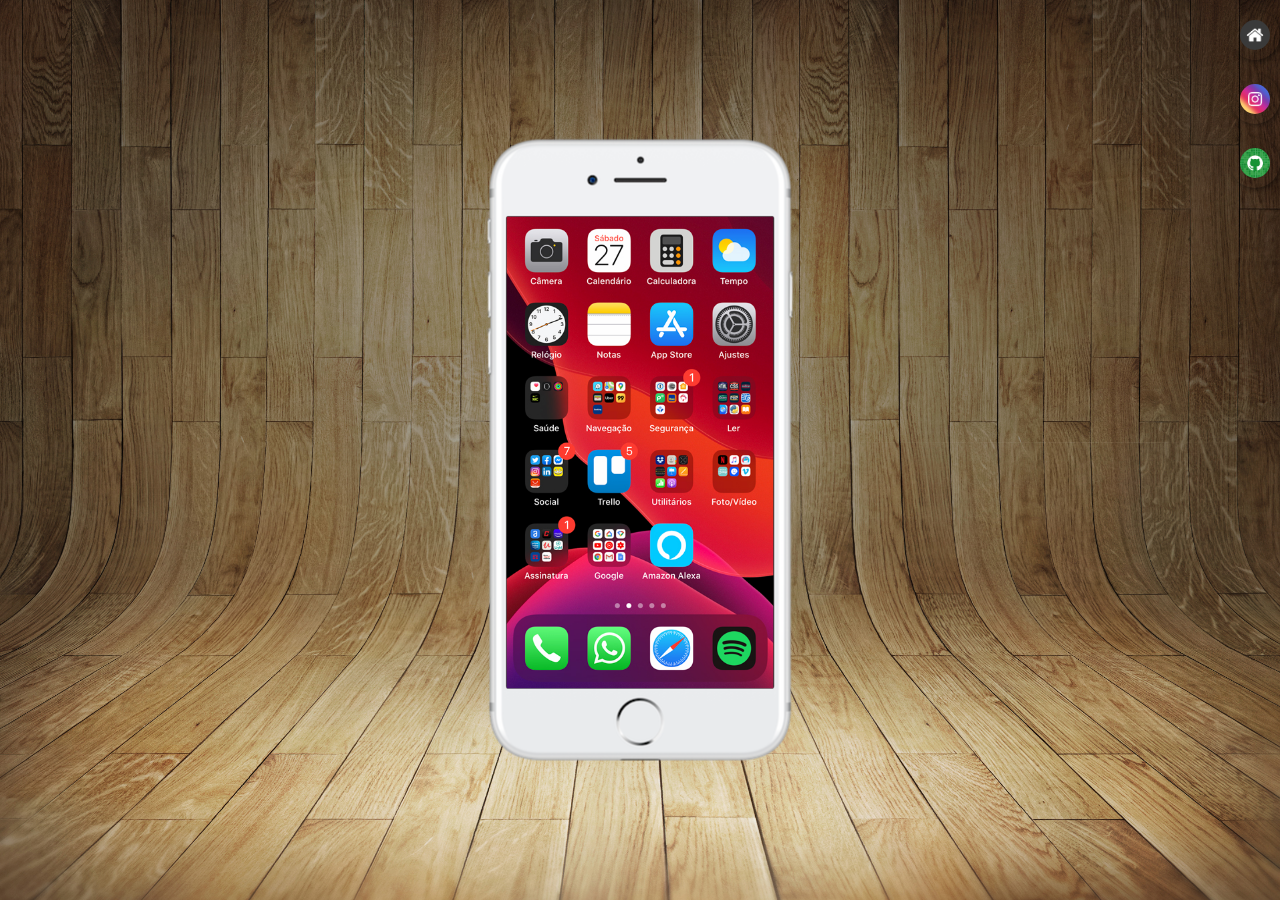
<file: index.html>
<!DOCTYPE html>
<html lang="pt-br">
<head>
    <meta charset="UTF-8">
    <meta name="viewport" content="width=device-width, initial-scale=1.0">
    <title>Document</title>
    <link rel="shortcut icon" href="pacote-d013/favicon.ico"  type="image/x-icon">
    <link rel="stylesheet" href="sociais.css">
</head>
<body>
    <main>
        <section id="telefone">
            <iframe src="pacote-d013/home.html" name="home" id="home" frameborder="0"></iframe>
        </section>

        <section id="redes-sociais">
            <a href="pacote-d013/home.html" target="home"><img src="pacote-d013/imagens/logo-home.jpg" alt="home"></a>  <br>
            <a href="pacote-d013/instagram.html" target="home"><img src="pacote-d013/imagens/logo-instagram.jpg" alt="instagram"></a> <br>
            <a href="pacote-d013/github.html" target="home"><img src="pacote-d013/imagens/logo-github.jpg" alt=""></a> <br>
        </section>
    </main>
</body>
</html>
</file>
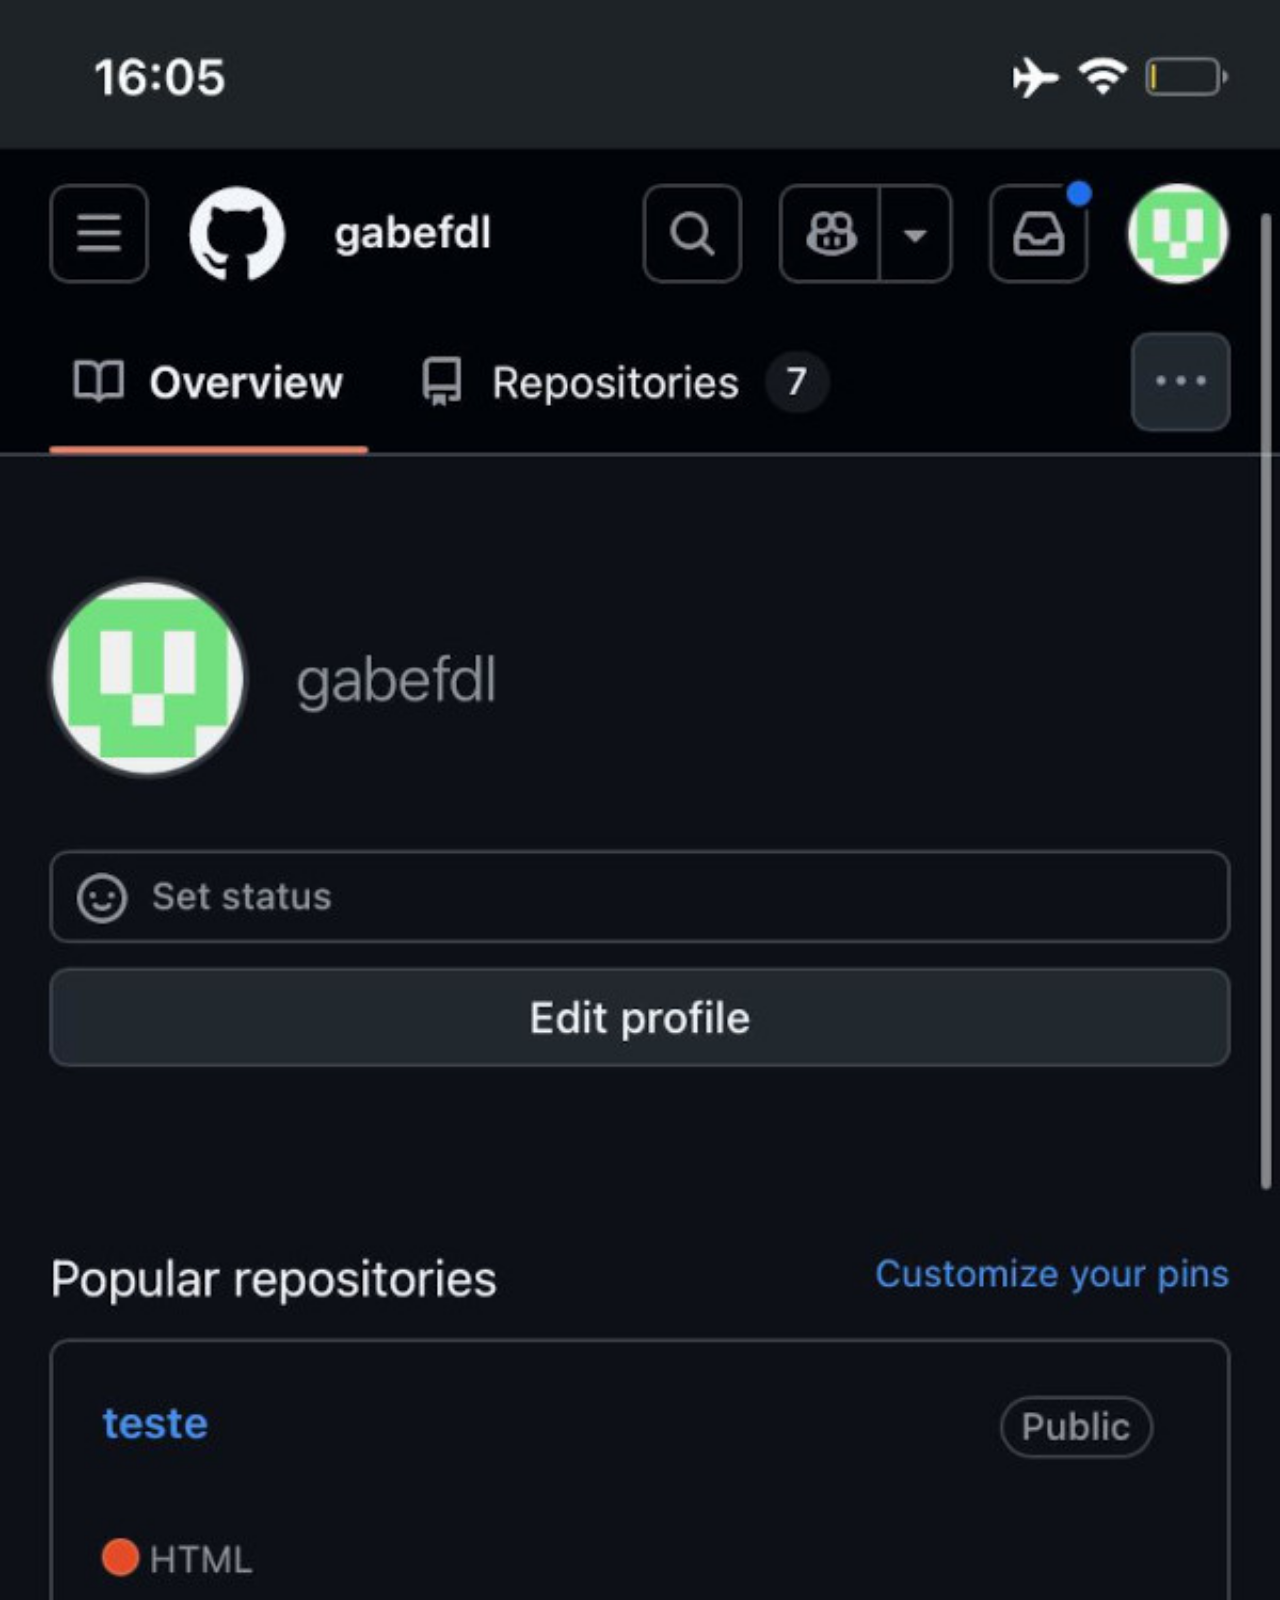
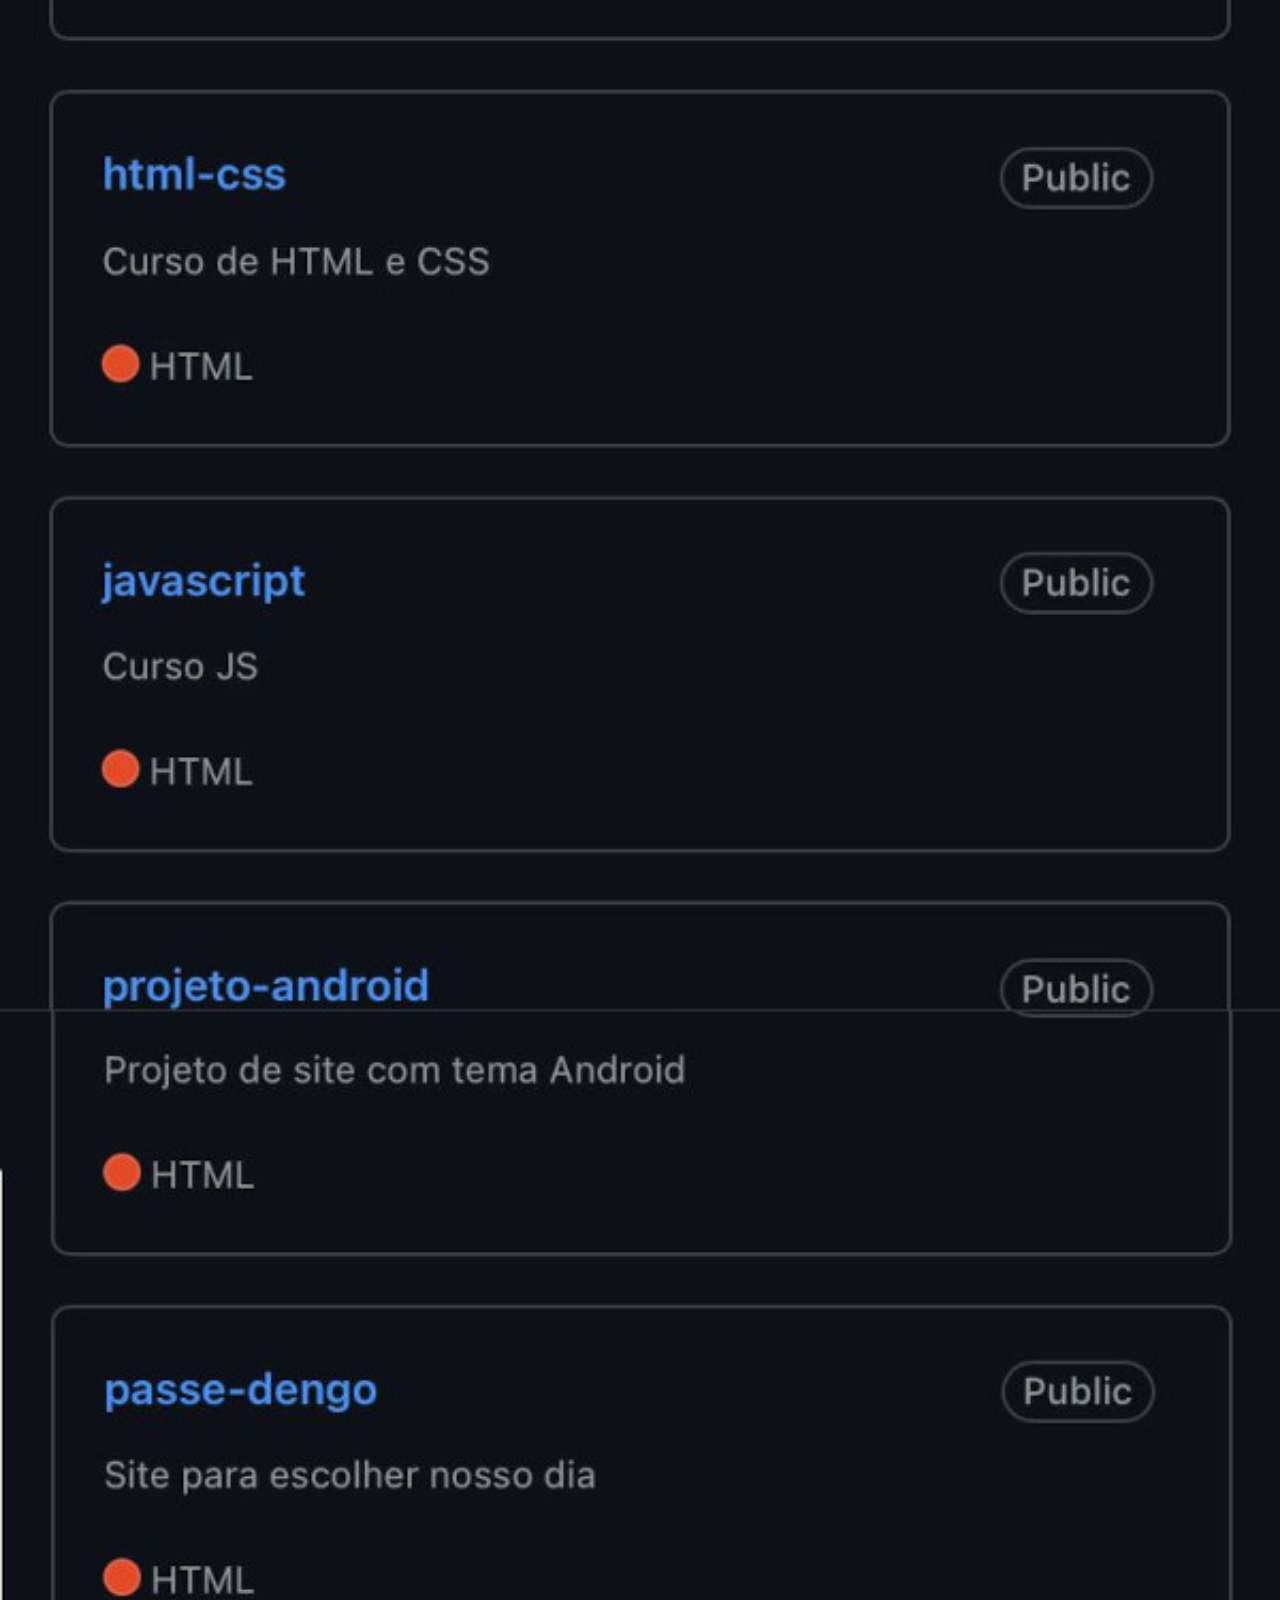
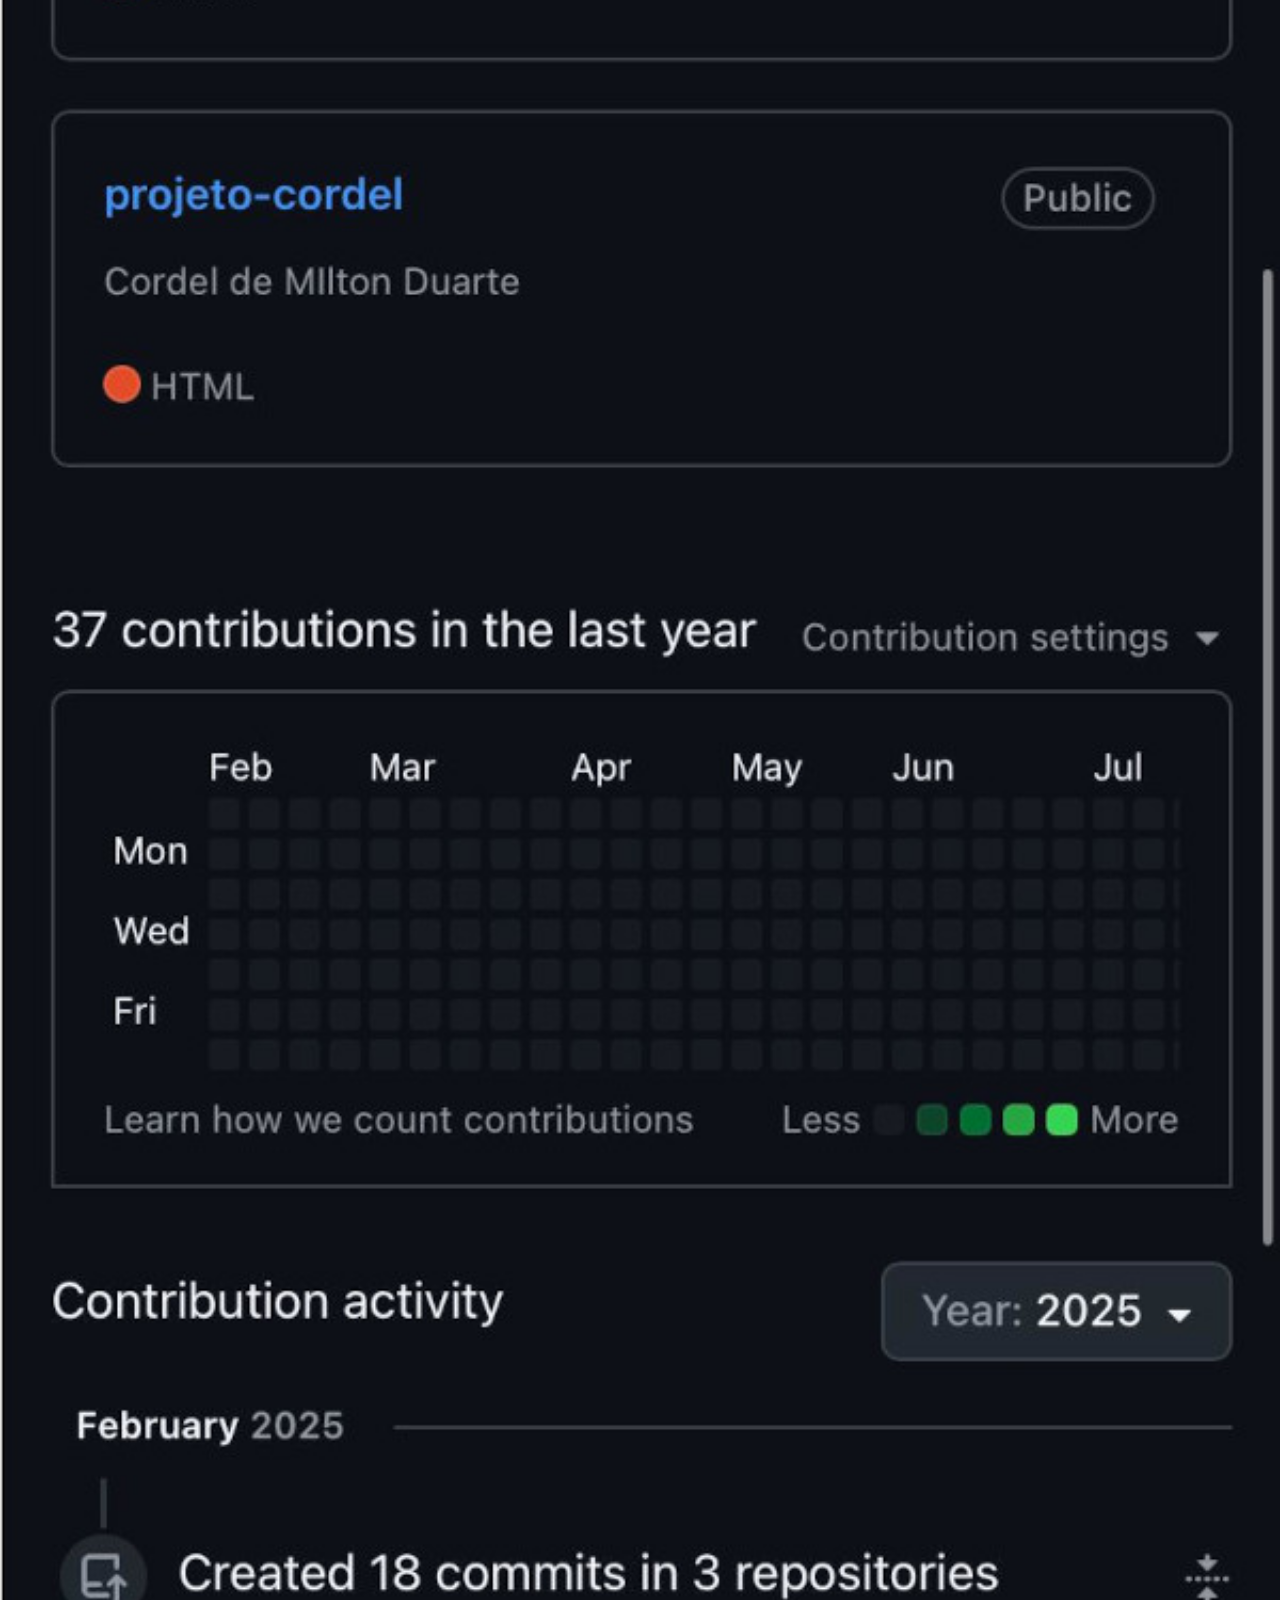
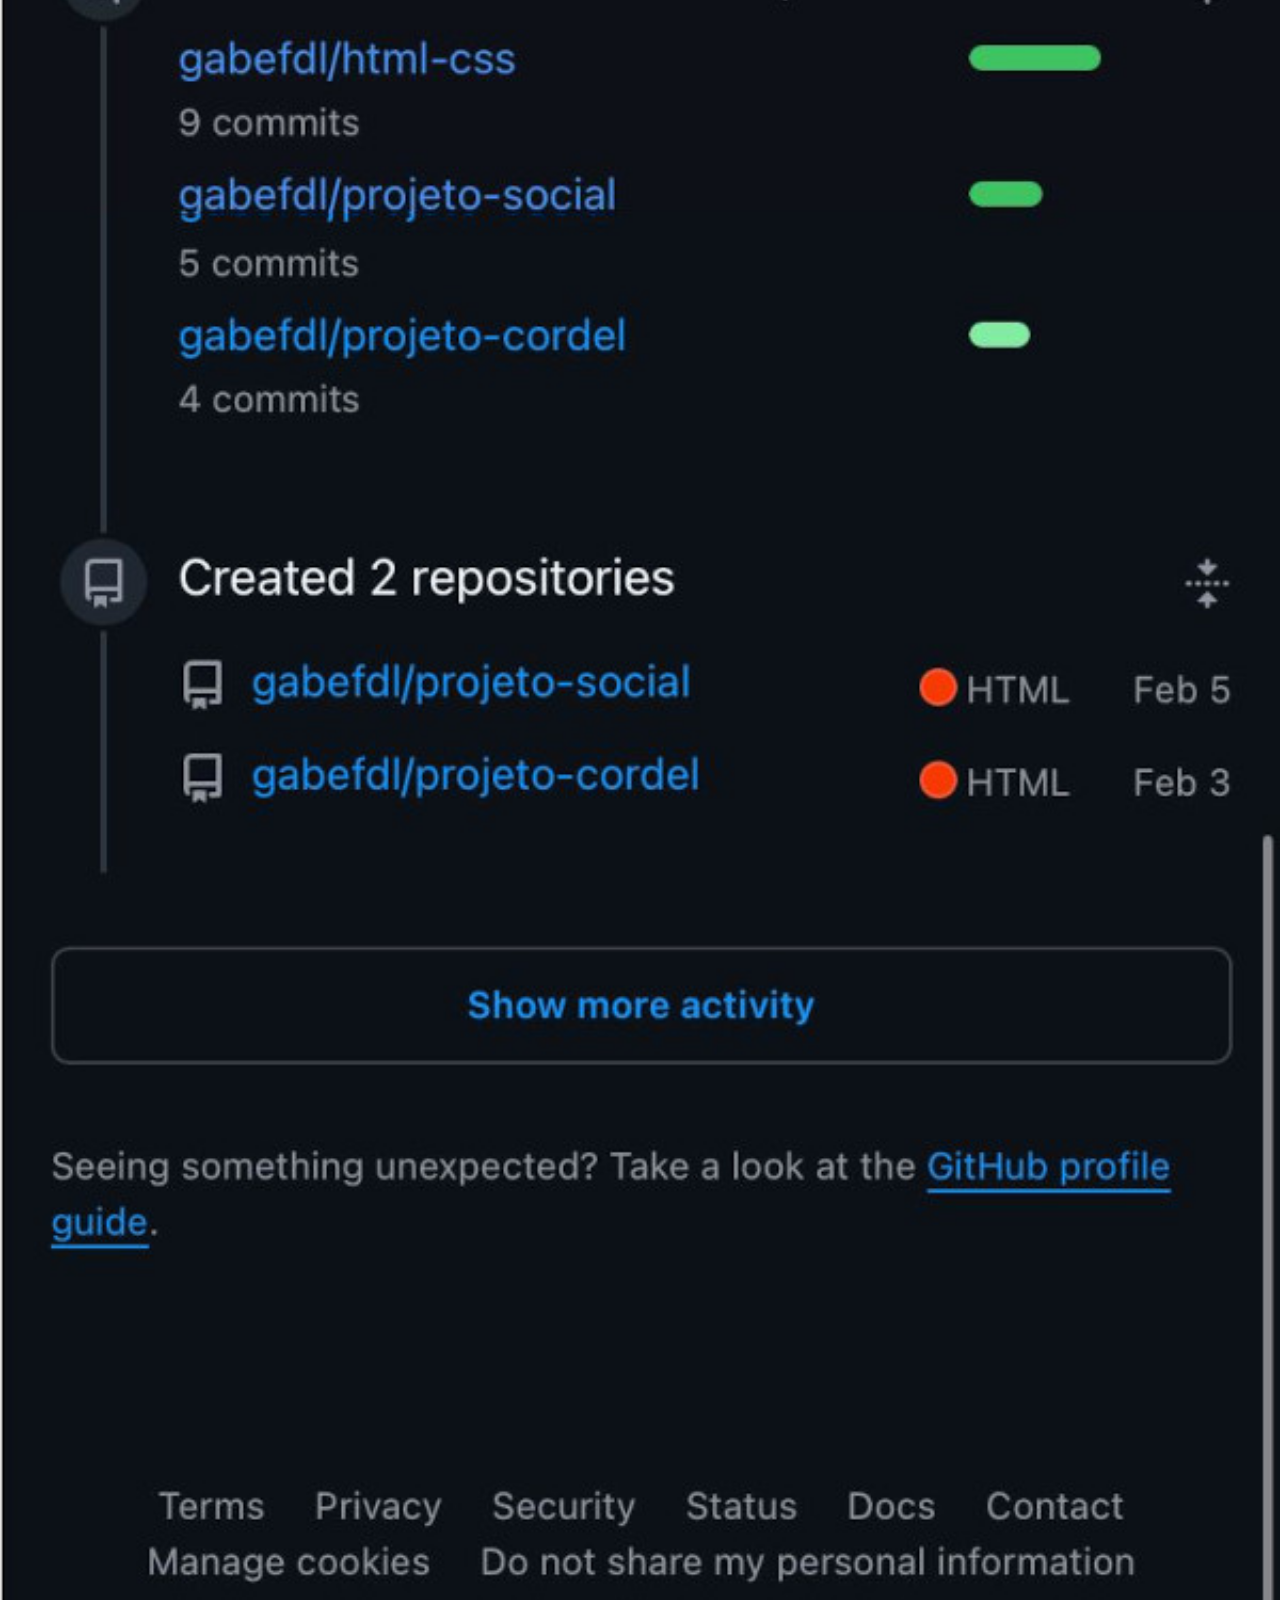
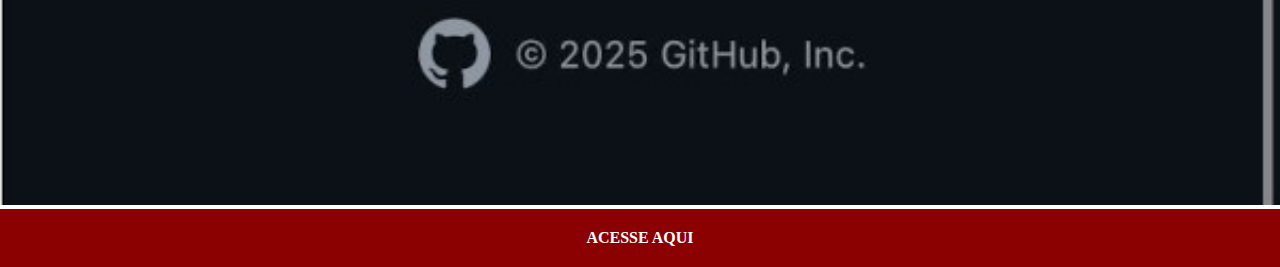
<file: pacote-d013/github.html>
<!DOCTYPE html>
<html lang="pt-br">
<head>
    <meta charset="UTF-8">
    <meta name="viewport" content="width=device-width, initial-scale=1.0">
    <title>Document</title>
    <link rel="stylesheet" href="estilossociais.css">
</head>
<body>
    <img src="imagens/meugithub.jpg" alt="">
    <a href="https://github.com/gabefdl/" target="_blank">ACESSE AQUI</a>
</body>
</html>
</file>
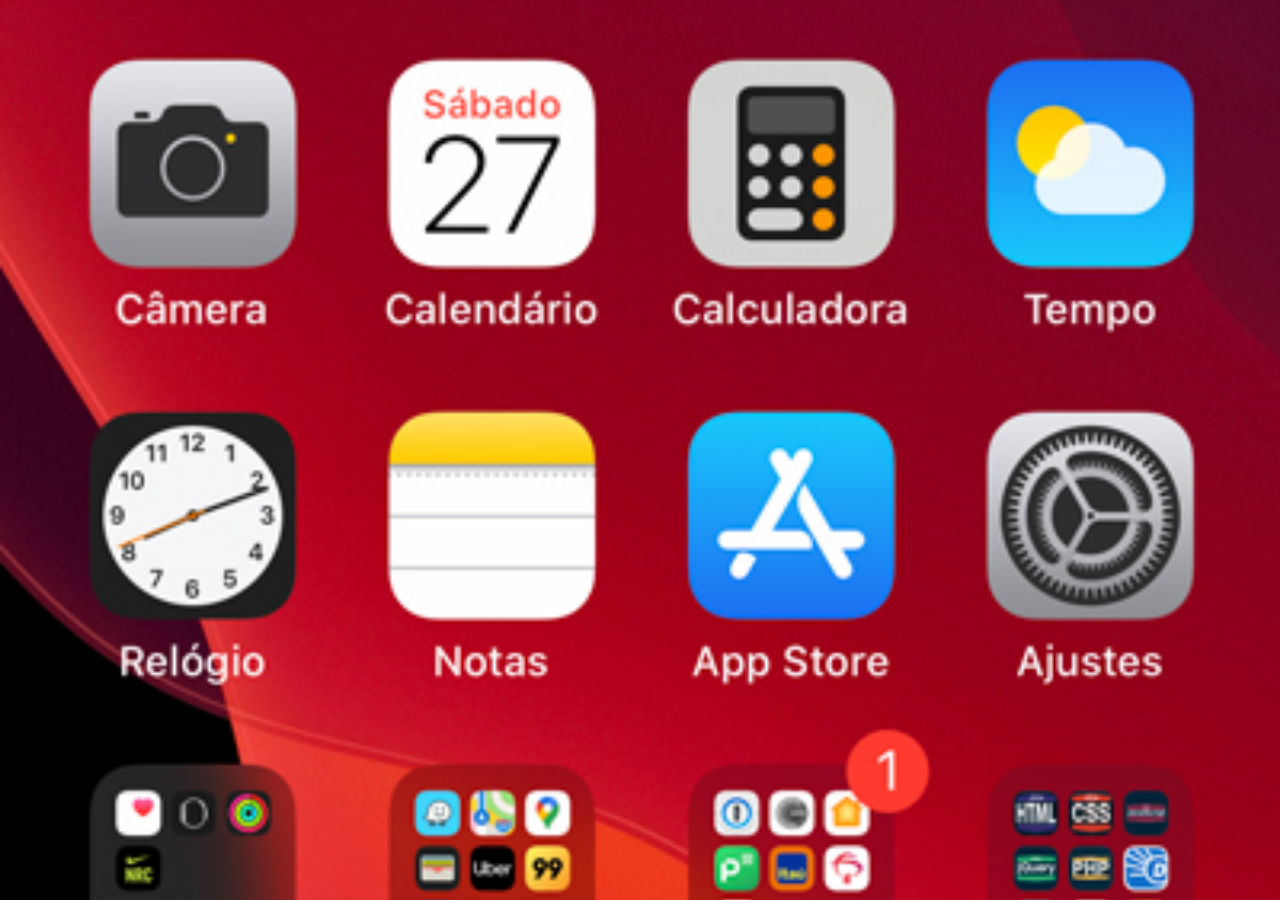
<file: pacote-d013/home.html>
<!DOCTYPE html>
<html lang="pt-br">
<head>
    <meta charset="UTF-8">
    <meta name="viewport" content="width=device-width, initial-scale=1.0">
    <title>Document</title>
</head>
<style>
    * {
        margin: 0px;
        padding: 0px;
    }

    body {
        background: black url('imagens/tela-home.jpg') no-repeat top center;
        background-size: cover ;
        background-attachment: fixed;
    }
</style>
<body>
    
</body>
</html>
</file>
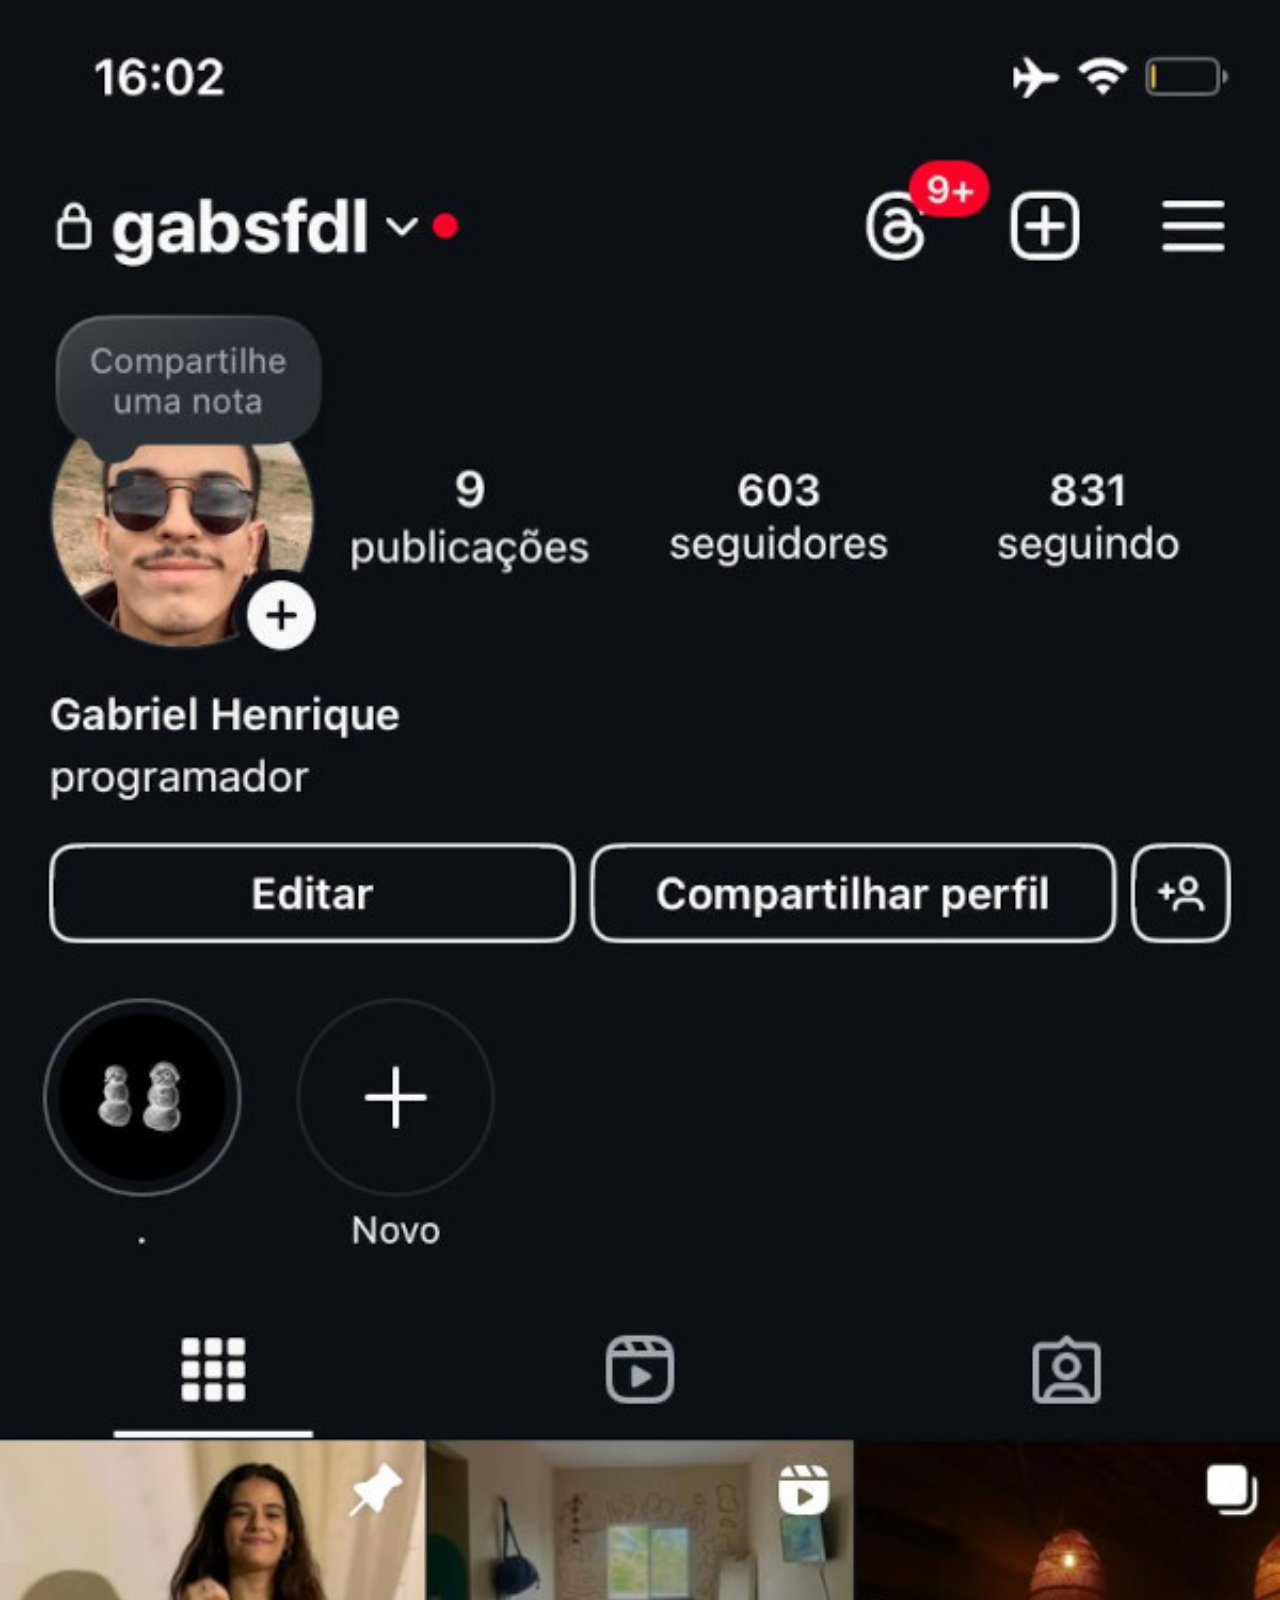
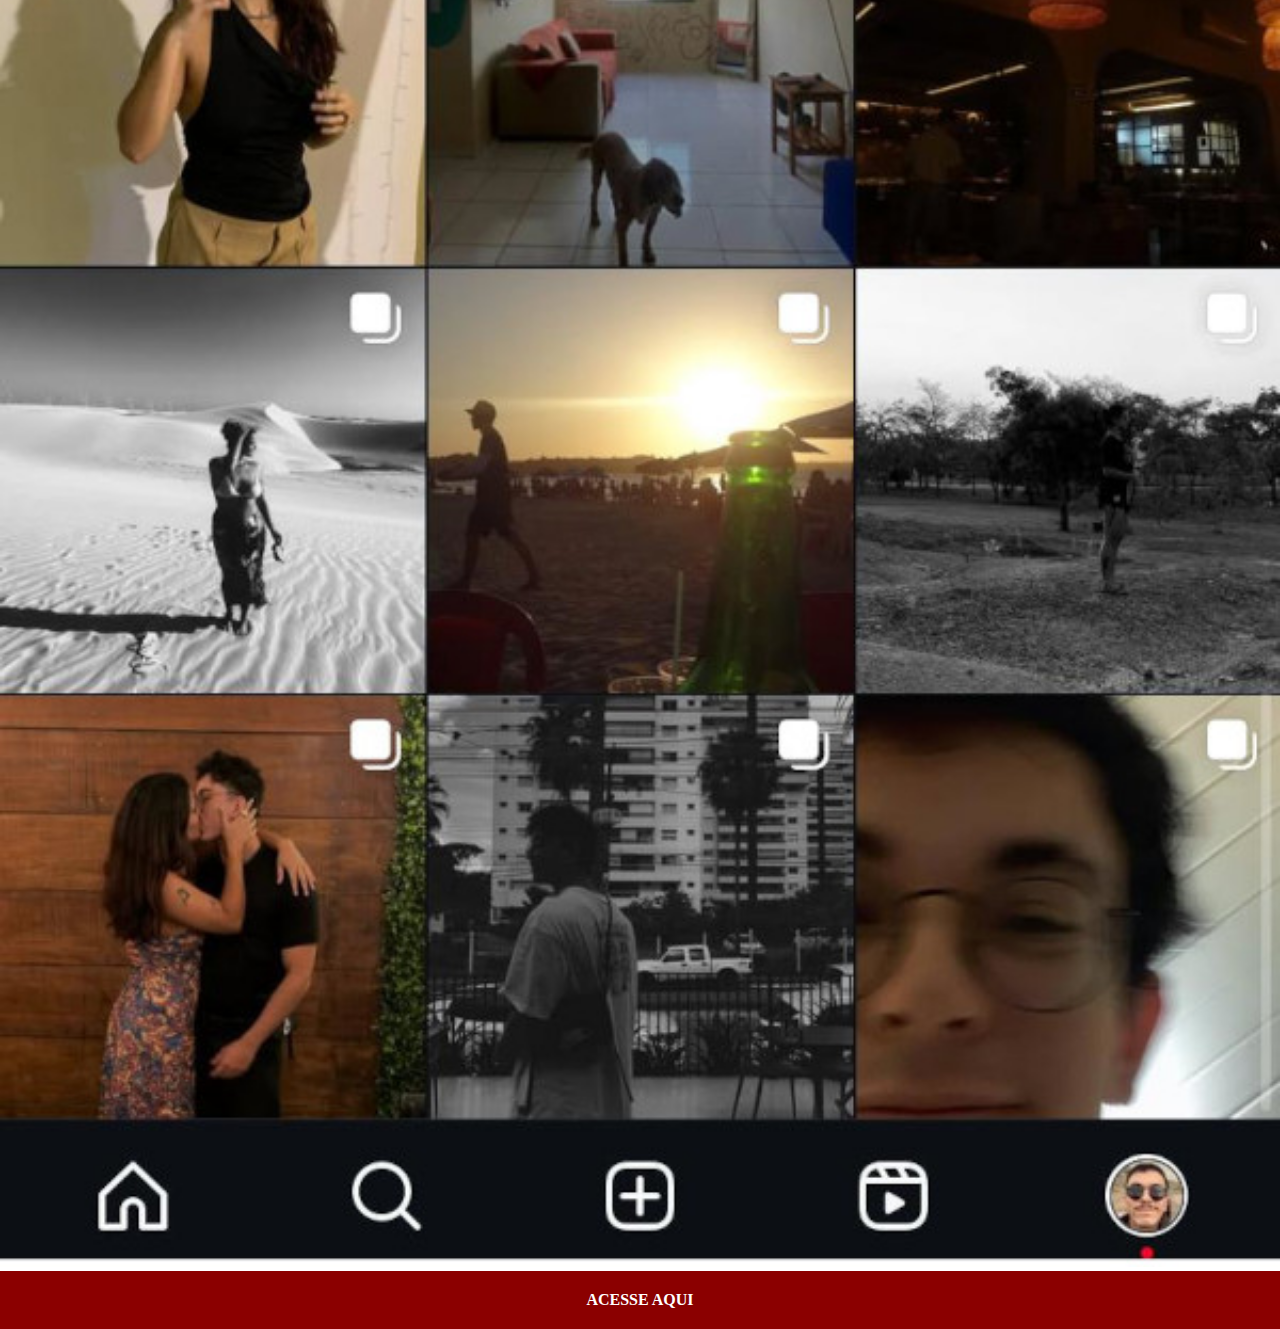
<file: pacote-d013/instagram.html>
<!DOCTYPE html>
<html lang="pt-br">
<head>
    <meta charset="UTF-8">
    <meta name="viewport" content="width=device-width, initial-scale=1.0">
    <title>Document</title>
    <link rel="stylesheet" href="estilossociais.css">
</head>
<body>
    <img src="imagens/meuinstragam.jpg" alt="">
    <a href="https://www.instagram.com/gabsfdl/" target="_blank">ACESSE AQUI</a>
</body>
</html>
</file>
<file: sociais.css>
@charset "UTF-8";

* {
    margin: 0px;
    padding: 0px;
    font-family: Arial, Helvetica, sans-serif;
}

body {
    height: 100vh;
    width: 100vw;
    background-color: black;
    background: black url('pacote-d013/imagens/fundo-madeira.jpg') no-repeat top center;
    background-size: cover;
    background-attachment: fixed;
}

main {
    height: 100vh;
    position: relative;

}

section#telefone {
    position: absolute;
    width: 500px;
    height: 500px;
    top: 50%;
    left: 50%;
    transform: translate(-50%, -50%);
    background: url('pacote-d013/imagens/frame-iphone.png') no-repeat;
    width: 311px;
    height: 627px;

}

iframe#home {
    position: relative;
    top: 80px;
    left: 22px;
    height: 472px;
    width: 267px;

}
section#redes-sociais {
    text-align: right;
}

#redes-sociais img {
    margin-top: 10px;
    width: 50px;
    padding: 10px;
    border-radius: 50%;
    box-shadow: 2px 2px 5px rgba(0, 0, 0, 0.416);
    box-sizing: border-box;
}

#redes-sociais img:hover {
    border: 2px solid white;
    transform: translate(-3px, -3px);
    box-shadow: 5px 5px 10px black;
    transition: transform 0.5s;
}
</file>
<file: pacote-d013/estilossociais.css>
@charset "UTF-8";


::-webkit-scrollbar {
    width: 0px;
    height: 0px;
}
* {
    margin: 0px;
    padding: 0px;
}

img {
    width: 100vw;

}

a {
    display: block;
    background-color: darkred;
    color: white;
    padding: 20px;
    text-align: center;
    text-decoration: none;
    font-weight: bold;

}
</file>
